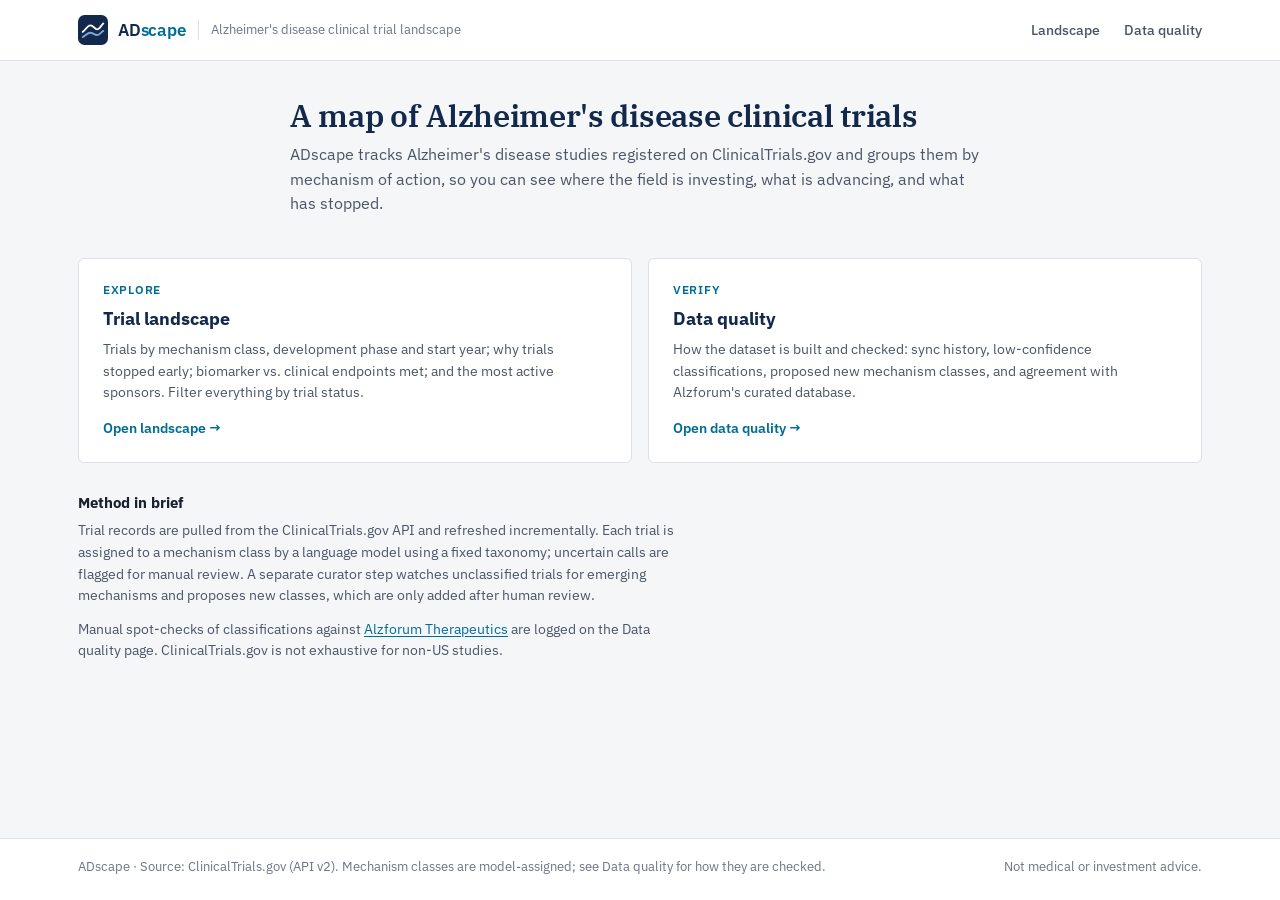
<file: docs/index.html>
<!doctype html>
<html lang="en">
<head>
<meta charset="utf-8">
<meta name="viewport" content="width=device-width, initial-scale=1">
<title>ADscape</title>
<meta name="description" content="ADscape maps the Alzheimer's disease clinical trial landscape by mechanism of action, phase, sponsor and outcome.">
<meta name="theme-color" content="#13294b">
<link rel="icon" href="data:image/svg+xml,%3Csvg xmlns='http://www.w3.org/2000/svg' viewBox='0 0 32 32'%3E%3Crect width='32' height='32' rx='7' fill='%2313294b'/%3E%3Cpath d='M5 18c3-1.4 4.6-7 8.2-7s4.2 4.3 7.2 4.3S24.8 10.5 27 9' fill='none' stroke='white' stroke-width='2.5' stroke-linecap='round'/%3E%3C/svg%3E">
<link rel="stylesheet" href="style.css">
</head>
<body>
<header class="masthead">
  <div class="masthead-inner">
    <a class="brand" href="index.html">
    <svg width="30" height="30" viewBox="0 0 32 32" aria-hidden="true">
      <rect width="32" height="32" rx="7" fill="#13294b"/>
      <path d="M5 23.5c3.2-1.2 5-4.6 8-4.6s4.4 2.4 7.4 2.4S24.6 18 27 17" fill="none" stroke="#7fa6d9" stroke-width="2" stroke-linecap="round"/>
      <path d="M5 18c3-1.4 4.6-7 8.2-7s4.2 4.3 7.2 4.3S24.8 10.5 27 9" fill="none" stroke="#ffffff" stroke-width="2" stroke-linecap="round"/>
    </svg>
      <span class="brand-name">AD<b>scape</b></span>
      <span class="brand-desc">Alzheimer's disease clinical trial landscape</span>
    </a>
    <nav aria-label="Primary">
      <a href="landscape.html">Landscape</a>
      <a href="ops.html">Data quality</a>
    </nav>
  </div>
</header>

<div class="page-intro">
  <h1>A map of Alzheimer's disease clinical trials</h1>
  <p class="lede">ADscape tracks Alzheimer's disease studies registered on ClinicalTrials.gov and groups them by mechanism of action, so you can see where the field is investing, what is advancing, and what has stopped.</p>
</div>

<main>
  <div class="view-cards">
    <a class="view-card" href="landscape.html">
      <span class="fig-label">Explore</span>
      <h2>Trial landscape</h2>
      <p>Trials by mechanism class, development phase and start year; why trials stopped early; biomarker vs. clinical endpoints met; and the most active sponsors. Filter everything by trial status.</p>
      <span class="go">Open landscape →</span>
    </a>
    <a class="view-card" href="ops.html">
      <span class="fig-label">Verify</span>
      <h2>Data quality</h2>
      <p>How the dataset is built and checked: sync history, low-confidence classifications, proposed new mechanism classes, and agreement with Alzforum's curated database.</p>
      <span class="go">Open data quality →</span>
    </a>
  </div>

  <section class="about">
    <h3>Method in brief</h3>
    <p>Trial records are pulled from the ClinicalTrials.gov API and refreshed incrementally. Each trial is assigned to a mechanism class by a language model using a fixed taxonomy; uncertain calls are flagged for manual review. A separate curator step watches unclassified trials for emerging mechanisms and proposes new classes, which are only added after human review.</p>
    <p>Manual spot-checks of classifications against <a href="https://www.alzforum.org/therapeutics" target="_blank" rel="noopener">Alzforum Therapeutics</a> are logged on the Data quality page. ClinicalTrials.gov is not exhaustive for non-US studies.</p>
  </section>
</main>

<footer class="page-footer">
  <div class="inner">
    <span>ADscape · Source: ClinicalTrials.gov (API v2). Mechanism classes are model-assigned; see Data quality for how they are checked.</span>
    <span>Not medical or investment advice.</span>
  </div>
</footer>
</body>
</html>
</file>
<file: docs/style.css>
/* ADscape — brand stylesheet.

   Direction: a scientific-report look for a biotech / drug-development
   audience — closer to a journal figure page or an equity-research note than
   a monitoring terminal. Light paper surfaces, a single deep-navy brand ink,
   IBM Plex type (Serif for page titles, Sans for everything else), and
   charts presented as numbered figures with captions.

   Chart data colors live in common.js (FAMILY_RAMPS etc.) and are validated
   against the white figure surface (#ffffff) with the dataviz skill's
   validate_palette.js. Change --surface-figure and you must re-run it. */

@import url("https://fonts.googleapis.com/css2?family=IBM+Plex+Sans:wght@400;500;600&family=IBM+Plex+Serif:wght@500;600&family=IBM+Plex+Mono:wght@400;500&display=swap");

:root {
  color-scheme: light;

  /* brand */
  --brand-ink:      #13294b;   /* primary brand color: logo, headings, active states */
  --brand-ink-2:    #24406b;
  --brand-tint:     #e8edf5;   /* selected backgrounds */
  --brand-accent:   #006c98;   /* links; same hue as the biologics chart ramp anchor */

  /* surfaces */
  --page:           #f5f6f8;
  --surface-figure: #ffffff;
  --surface-sunken: #f0f2f5;
  --border:         #dde1e7;
  --border-strong:  #c3c9d2;

  /* ink */
  --text-primary:   #16202e;
  --text-secondary: #4a5566;
  --text-muted:     #6b7585;
  --gridline:       #eceef2;
  --baseline:       #c3c9d2;

  /* status (reserved: never used as a series color) */
  --good:     #1f7a3a;
  --warning:  #a86400;
  --critical: #b42318;

  --font-sans:  "IBM Plex Sans", system-ui, -apple-system, "Segoe UI", sans-serif;
  --font-serif: "IBM Plex Serif", Georgia, serif;
  --font-mono:  "IBM Plex Mono", ui-monospace, Menlo, Consolas, monospace;

  --radius: 6px;
}

* { box-sizing: border-box; }

body {
  margin: 0;
  font-family: var(--font-sans);
  font-size: 15px;
  line-height: 1.5;
  background: var(--page);
  color: var(--text-primary);
  -webkit-font-smoothing: antialiased;
}

a { color: var(--brand-accent); text-underline-offset: 2px; }
a:hover { color: var(--brand-ink); }
code {
  font-family: var(--font-mono);
  font-size: 0.86em;
  background: var(--surface-sunken);
  padding: 1px 5px;
  border-radius: 3px;
}

/* ---------- masthead ---------- */
.masthead {
  background: var(--surface-figure);
  border-bottom: 1px solid var(--border);
}
.masthead-inner {
  max-width: 1180px;
  margin: 0 auto;
  padding: 0 28px;
  height: 60px;
  display: flex;
  align-items: center;
  justify-content: space-between;
  gap: 20px;
}
.brand {
  display: flex;
  align-items: center;
  gap: 10px;
  color: var(--brand-ink);
  text-decoration: none;
}
.brand:hover { color: var(--brand-ink); }
.brand svg { flex-shrink: 0; }
.brand-name {
  font-weight: 600;
  font-size: 1.08rem;
  letter-spacing: -0.01em;
}
.brand-name b { font-weight: 600; color: var(--brand-accent); }
.brand-desc {
  font-size: 0.8rem;
  color: var(--text-muted);
  padding-left: 12px;
  margin-left: 2px;
  border-left: 1px solid var(--border);
}
.masthead nav { display: flex; gap: 24px; height: 100%; }
.masthead nav a {
  display: flex;
  align-items: center;
  color: var(--text-secondary);
  text-decoration: none;
  font-size: 0.9rem;
  font-weight: 500;
  border-bottom: 2px solid transparent;
  margin-bottom: -1px;
}
.masthead nav a:hover { color: var(--brand-ink); }
.masthead nav a.active { color: var(--brand-ink); border-bottom-color: var(--brand-ink); }

/* ---------- page intro ---------- */
.page-intro {
  max-width: 1180px;
  margin: 0 auto;
  padding: 36px 28px 8px;
}
.page-intro h1 {
  font-family: var(--font-serif);
  font-weight: 600;
  font-size: 1.95rem;
  line-height: 1.2;
  letter-spacing: -0.01em;
  color: var(--brand-ink);
  margin: 0 0 8px;
}
.page-intro .lede {
  font-size: 1.02rem;
  color: var(--text-secondary);
  max-width: 70ch;
  margin: 0 0 14px;
}
.meta-line {
  display: flex;
  flex-wrap: wrap;
  gap: 6px 20px;
  font-size: 0.8rem;
  color: var(--text-muted);
}
.meta-line strong { color: var(--text-secondary); font-weight: 500; }

main {
  max-width: 1180px;
  margin: 0 auto;
  padding: 20px 28px 56px;
}

/* ---------- key figures ---------- */
.stat-row {
  display: grid;
  grid-template-columns: repeat(auto-fit, minmax(170px, 1fr));
  gap: 12px;
  margin-bottom: 24px;
}
.stat-tile {
  background: var(--surface-figure);
  border: 1px solid var(--border);
  border-radius: var(--radius);
  padding: 14px 16px;
}
.stat-tile .label {
  font-size: 0.8rem;
  color: var(--text-secondary);
}
.stat-tile .value {
  font-size: 1.6rem;
  font-weight: 600;
  color: var(--brand-ink);
  font-variant-numeric: tabular-nums;
  line-height: 1.25;
  margin-top: 2px;
}
.stat-tile .value.small { font-size: 1.05rem; padding-top: 8px; }

/* ---------- filter bar ---------- */
.filter-bar {
  position: sticky;
  top: 0;
  z-index: 10;
  background: color-mix(in srgb, var(--page) 92%, transparent);
  backdrop-filter: blur(6px);
  border-bottom: 1px solid var(--border);
  margin: 0 -28px 24px;
  padding: 12px 28px;
}
.filter-row {
  display: flex;
  align-items: center;
  flex-wrap: wrap;
  gap: 8px 12px;
}
.filter-label {
  font-size: 0.82rem;
  font-weight: 600;
  color: var(--text-primary);
  margin-right: 4px;
}
.status-tabs { display: flex; flex-wrap: wrap; gap: 6px; }
.status-tab {
  font: inherit;
  font-size: 0.82rem;
  cursor: pointer;
  border: 1px solid var(--border-strong);
  background: var(--surface-figure);
  color: var(--text-secondary);
  border-radius: 999px;
  padding: 4px 12px;
  display: inline-flex;
  align-items: center;
  gap: 6px;
  transition: background 0.12s ease, border-color 0.12s ease, color 0.12s ease;
}
.status-tab .n { font-variant-numeric: tabular-nums; color: var(--text-muted); }
.status-tab:hover { border-color: var(--brand-ink-2); color: var(--text-primary); }
.status-tab:focus-visible { outline: 2px solid var(--brand-accent); outline-offset: 2px; }
.status-tab.on {
  background: var(--brand-ink);
  border-color: var(--brand-ink);
  color: #fff;
}
.status-tab.on .n { color: rgba(255,255,255,0.75); }
.status-tab.on::before {
  content: "";
  width: 9px; height: 5px;
  border-left: 1.5px solid currentColor;
  border-bottom: 1.5px solid currentColor;
  transform: rotate(-45deg) translateY(-1px);
}
.filter-hint {
  font-size: 0.8rem;
  color: var(--text-muted);
  margin-left: auto;
}

/* ---------- figures ---------- */
section.card {
  background: var(--surface-figure);
  border: 1px solid var(--border);
  border-radius: var(--radius);
  padding: 22px 24px 20px;
  margin-bottom: 20px;
}
.fig-label {
  display: block;
  font-size: 0.74rem;
  font-weight: 600;
  letter-spacing: 0.06em;
  text-transform: uppercase;
  color: var(--brand-accent);
  margin-bottom: 4px;
}
section.card h2 {
  font-size: 1.12rem;
  font-weight: 600;
  color: var(--text-primary);
  margin: 0 0 4px;
  letter-spacing: -0.005em;
}
section.card .subtitle {
  font-size: 0.86rem;
  color: var(--text-secondary);
  margin: 0 0 18px;
  max-width: 80ch;
}
.unclassified-caption {
  font-size: 0.8rem;
  color: var(--text-muted);
  margin: 0 0 4px;
}
.unclassified-caption:empty { display: none; }

.chart-wrap { position: relative; height: 340px; }
.chart-wrap.tall { height: 420px; }

.fig-note {
  font-size: 0.8rem;
  color: var(--text-muted);
  margin: 14px 0 0;
  padding-top: 10px;
  border-top: 1px solid var(--gridline);
  max-width: 100ch;
}
.fig-note strong { color: var(--text-secondary); font-weight: 600; }

/* legend for the modality families used by every mechanism chart */
.family-legend {
  display: flex;
  flex-wrap: wrap;
  gap: 6px 18px;
  font-size: 0.8rem;
  color: var(--text-secondary);
  margin: -6px 0 14px;
}
.family-legend span { display: inline-flex; align-items: center; gap: 6px; }
.family-legend i {
  width: 22px; height: 10px; border-radius: 2px; display: inline-block;
}

.chart-with-panel {
  display: flex;
  gap: 20px;
  flex-wrap: wrap;
  align-items: stretch;
}
.chart-with-panel > .chart-col { flex: 2 1 380px; min-width: 0; }
.chart-with-panel > .panel-col { flex: 1 1 240px; min-width: 220px; }

.breakdown-panel {
  border: 1px solid var(--border);
  background: var(--surface-figure);
  border-radius: var(--radius);
  padding: 14px;
  height: 100%;
  display: flex;
  flex-direction: column;
}
.breakdown-panel .panel-title {
  font-size: 0.84rem;
  font-weight: 600;
  color: var(--text-primary);
  margin-bottom: 8px;
  min-height: 2.4em;
}
.breakdown-panel .panel-chart-wrap { position: relative; flex: 1; min-height: 200px; }
.breakdown-panel .panel-placeholder {
  color: var(--text-muted);
  font-size: 0.82rem;
  display: flex;
  flex-direction: column;
  align-items: center;
  justify-content: center;
  gap: 8px;
  height: 100%;
  text-align: center;
  padding: 12px;
  background: var(--surface-sunken);
  border-radius: 4px;
}
.breakdown-panel .panel-placeholder svg { opacity: 0.6; }

.zero-caption { font-size: 0.8rem; color: var(--text-muted); margin-top: 10px; }
.zero-caption:empty { display: none; }

/* ---------- tables ---------- */
table {
  width: 100%;
  border-collapse: collapse;
  font-size: 0.86rem;
}
th, td {
  text-align: left;
  padding: 9px 10px;
  border-bottom: 1px solid var(--gridline);
  vertical-align: top;
}
th {
  color: var(--text-secondary);
  font-weight: 600;
  font-size: 0.78rem;
  border-bottom: 1px solid var(--border-strong);
  background: var(--surface-sunken);
}
td.num, th.num { font-variant-numeric: tabular-nums; text-align: right; }
td.mono { font-family: var(--font-mono); font-size: 0.82rem; white-space: nowrap; }
tr:last-child td { border-bottom: none; }
tbody tr:hover td { background: #f7f9fc; }
.table-scroll { overflow-x: auto; }

.empty-state {
  color: var(--text-secondary);
  font-size: 0.86rem;
  padding: 14px 16px;
  background: var(--surface-sunken);
  border-radius: 4px;
}

.badge {
  display: inline-block;
  padding: 1px 8px;
  border-radius: 999px;
  font-size: 0.75rem;
  font-weight: 500;
  border: 1px solid currentColor;
  text-transform: capitalize;
}
.badge.match, .badge.success   { color: var(--good); background: #eef7f0; }
.badge.partial, .badge.running { color: var(--warning); background: #fdf5e8; }
.badge.mismatch, .badge.failed { color: var(--critical); background: #fdf0ee; }

.legend-note { font-size: 0.8rem; color: var(--text-muted); margin-top: 8px; }

/* ---------- "pending data" state for endpoint outcomes ---------- */
.pending-state {
  border: 1px solid var(--border);
  background: var(--surface-sunken);
  border-radius: var(--radius);
  padding: 20px;
  display: flex;
  gap: 24px;
  align-items: center;
  flex-wrap: wrap;
}
.pending-state .pending-copy { flex: 1 1 280px; min-width: 220px; }
.pending-state h3 { margin: 0 0 6px; font-size: 0.95rem; color: var(--text-primary); }
.pending-state p { margin: 0; font-size: 0.86rem; color: var(--text-secondary); }
.pending-skeleton { flex: 1 1 240px; min-width: 200px; display: flex; flex-direction: column; gap: 10px; }
.pending-skeleton .row { display: flex; align-items: center; gap: 10px; }
.pending-skeleton .row-label { width: 120px; font-size: 0.74rem; color: var(--text-muted); flex-shrink: 0; }
.pending-skeleton .ghost-bar {
  height: 10px;
  border-radius: 2px;
  background: repeating-linear-gradient(45deg, var(--border), var(--border) 4px, transparent 4px, transparent 8px);
}

/* ---------- landing page ---------- */
.view-cards {
  display: grid;
  grid-template-columns: repeat(auto-fit, minmax(300px, 1fr));
  gap: 16px;
  margin-bottom: 28px;
}
.view-card {
  display: block;
  background: var(--surface-figure);
  border: 1px solid var(--border);
  border-radius: var(--radius);
  padding: 22px 24px;
  text-decoration: none;
  color: var(--text-primary);
  transition: border-color 0.12s ease, box-shadow 0.12s ease;
}
.view-card:hover {
  color: var(--text-primary);
  border-color: var(--brand-ink-2);
  box-shadow: 0 2px 10px rgba(19, 41, 75, 0.08);
}
.view-card h2 { font-size: 1.15rem; margin: 6px 0 6px; color: var(--brand-ink); }
.view-card p { margin: 0 0 14px; font-size: 0.9rem; color: var(--text-secondary); }
.view-card .go { font-size: 0.86rem; font-weight: 600; color: var(--brand-accent); }
.about {
  font-size: 0.9rem;
  color: var(--text-secondary);
  max-width: 76ch;
}
.about h3 { font-size: 0.95rem; color: var(--text-primary); margin: 0 0 6px; }
.about p { margin: 0 0 12px; }

/* ---------- footer ---------- */
footer.page-footer {
  border-top: 1px solid var(--border);
  background: var(--surface-figure);
  color: var(--text-muted);
  font-size: 0.8rem;
}
footer.page-footer .inner {
  max-width: 1180px;
  margin: 0 auto;
  padding: 18px 28px 24px;
  display: flex;
  flex-wrap: wrap;
  justify-content: space-between;
  gap: 8px 24px;
}

/* ---------- small screens ---------- */
@media (max-width: 720px) {
  .masthead-inner, .page-intro, main, footer.page-footer .inner { padding-left: 16px; padding-right: 16px; }
  .masthead-inner { height: auto; padding-top: 10px; padding-bottom: 0; flex-direction: column; align-items: flex-start; gap: 6px; }
  .masthead nav { height: 40px; }
  .brand-desc { display: none; }
  .filter-bar { margin: 0 -16px 20px; padding: 10px 16px; }
  .filter-hint { margin-left: 0; width: 100%; }
  .page-intro h1 { font-size: 1.55rem; }
  section.card { padding: 18px 16px; }
}

/* keep the footer at the bottom on short pages */
body { min-height: 100vh; display: flex; flex-direction: column; }
body > main { width: 100%; }
footer.page-footer { margin-top: auto; }
</file>
